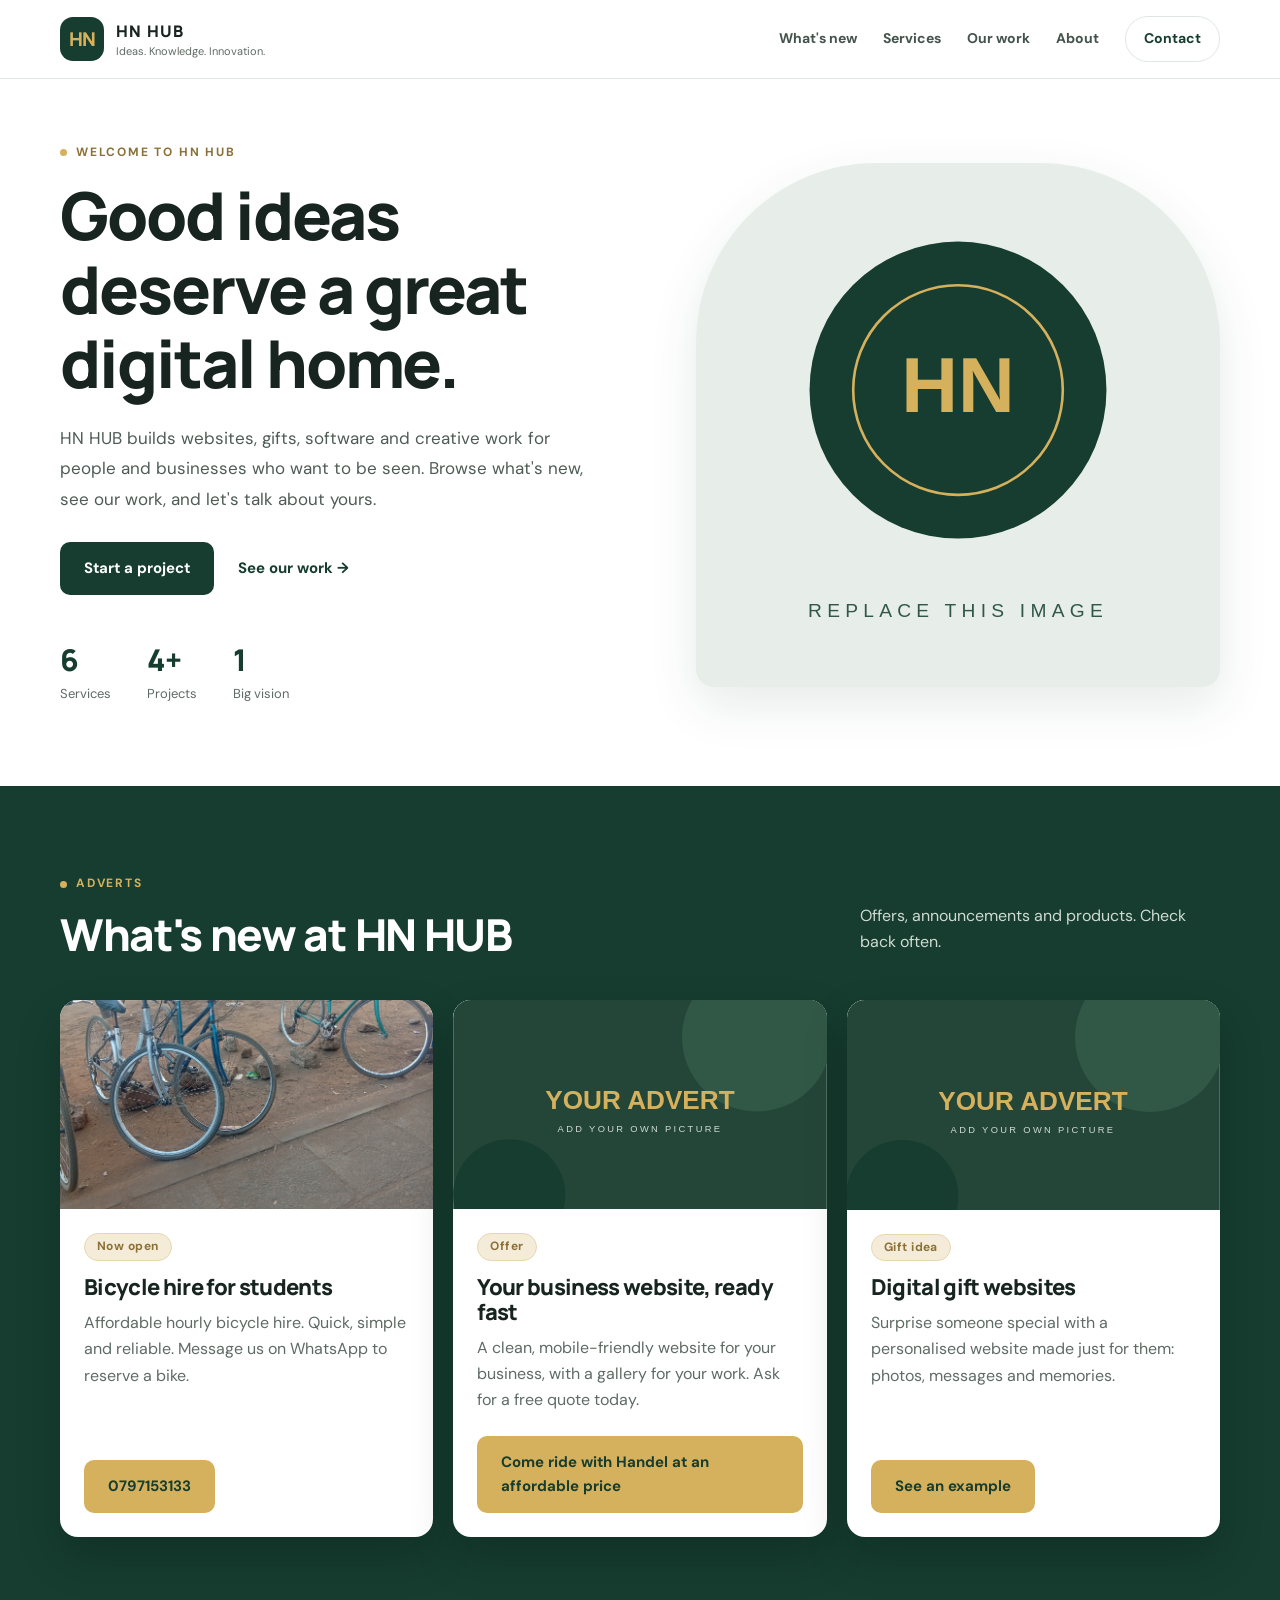
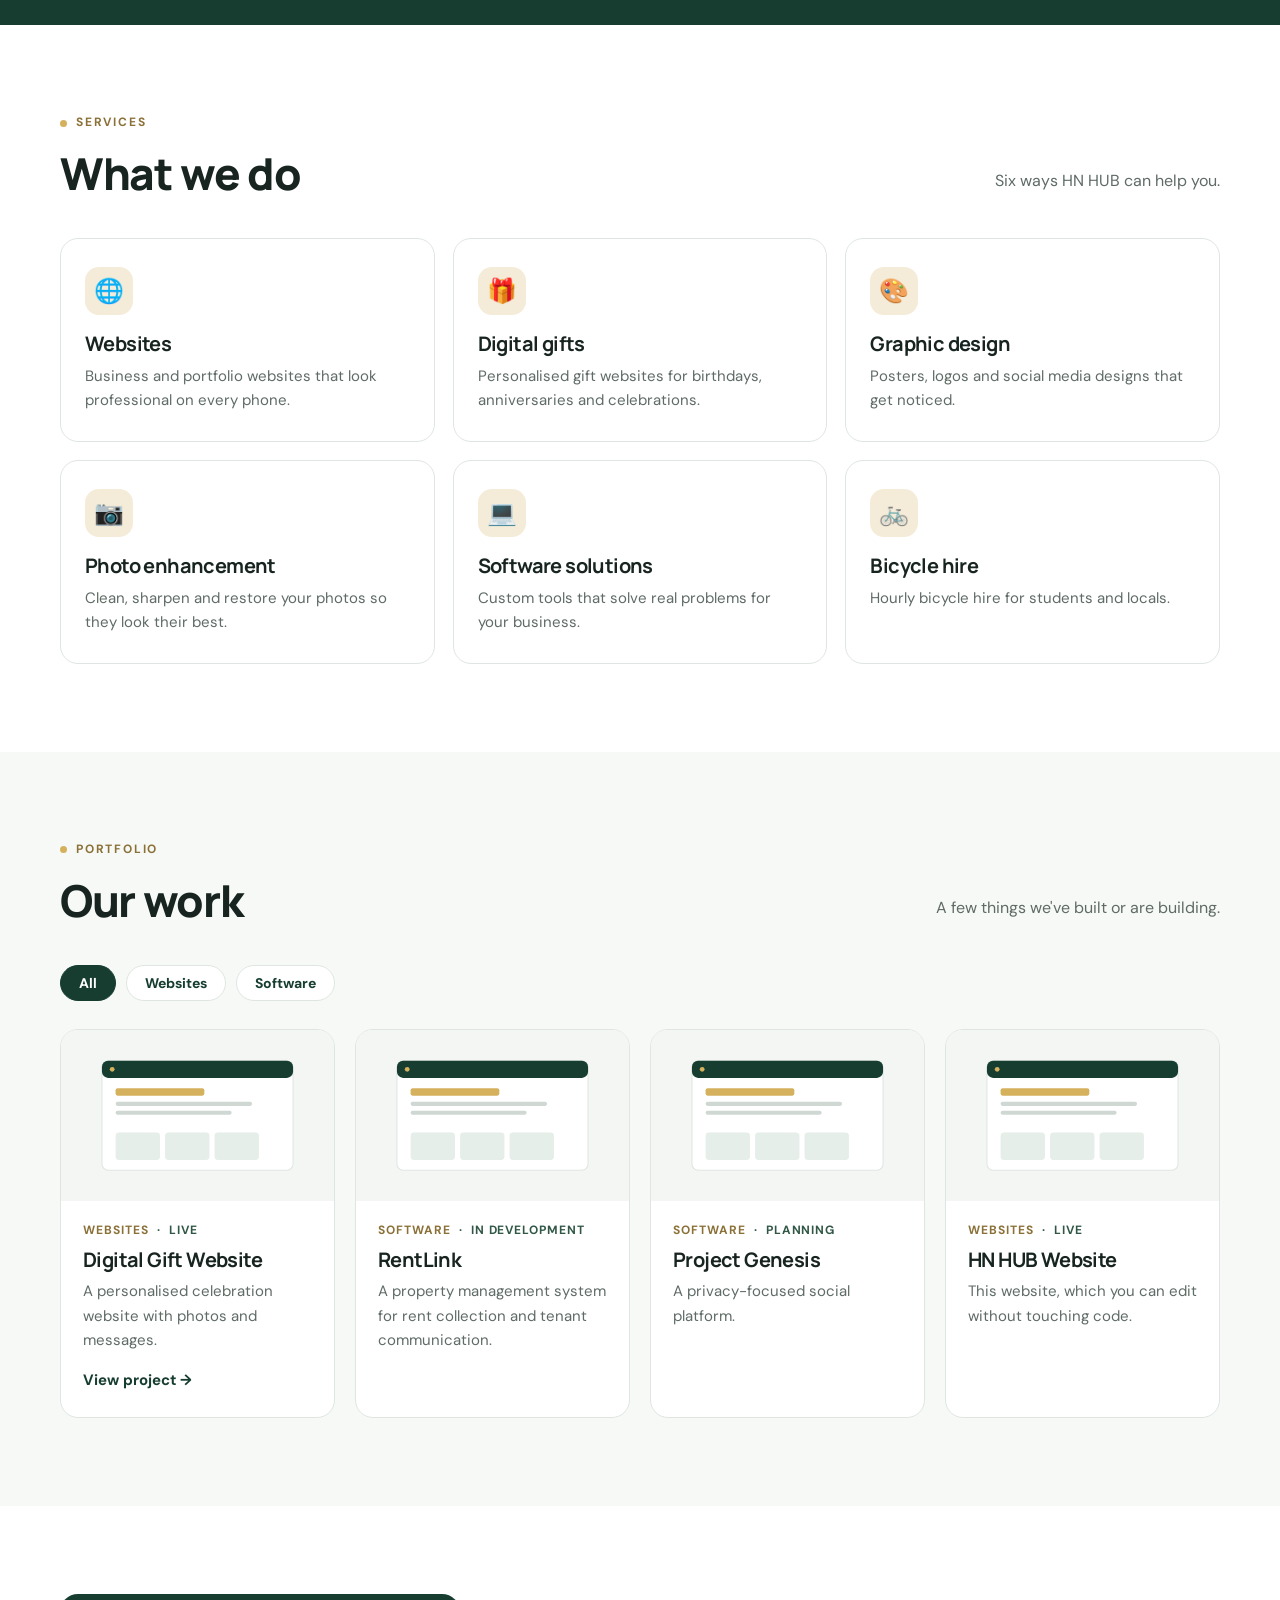
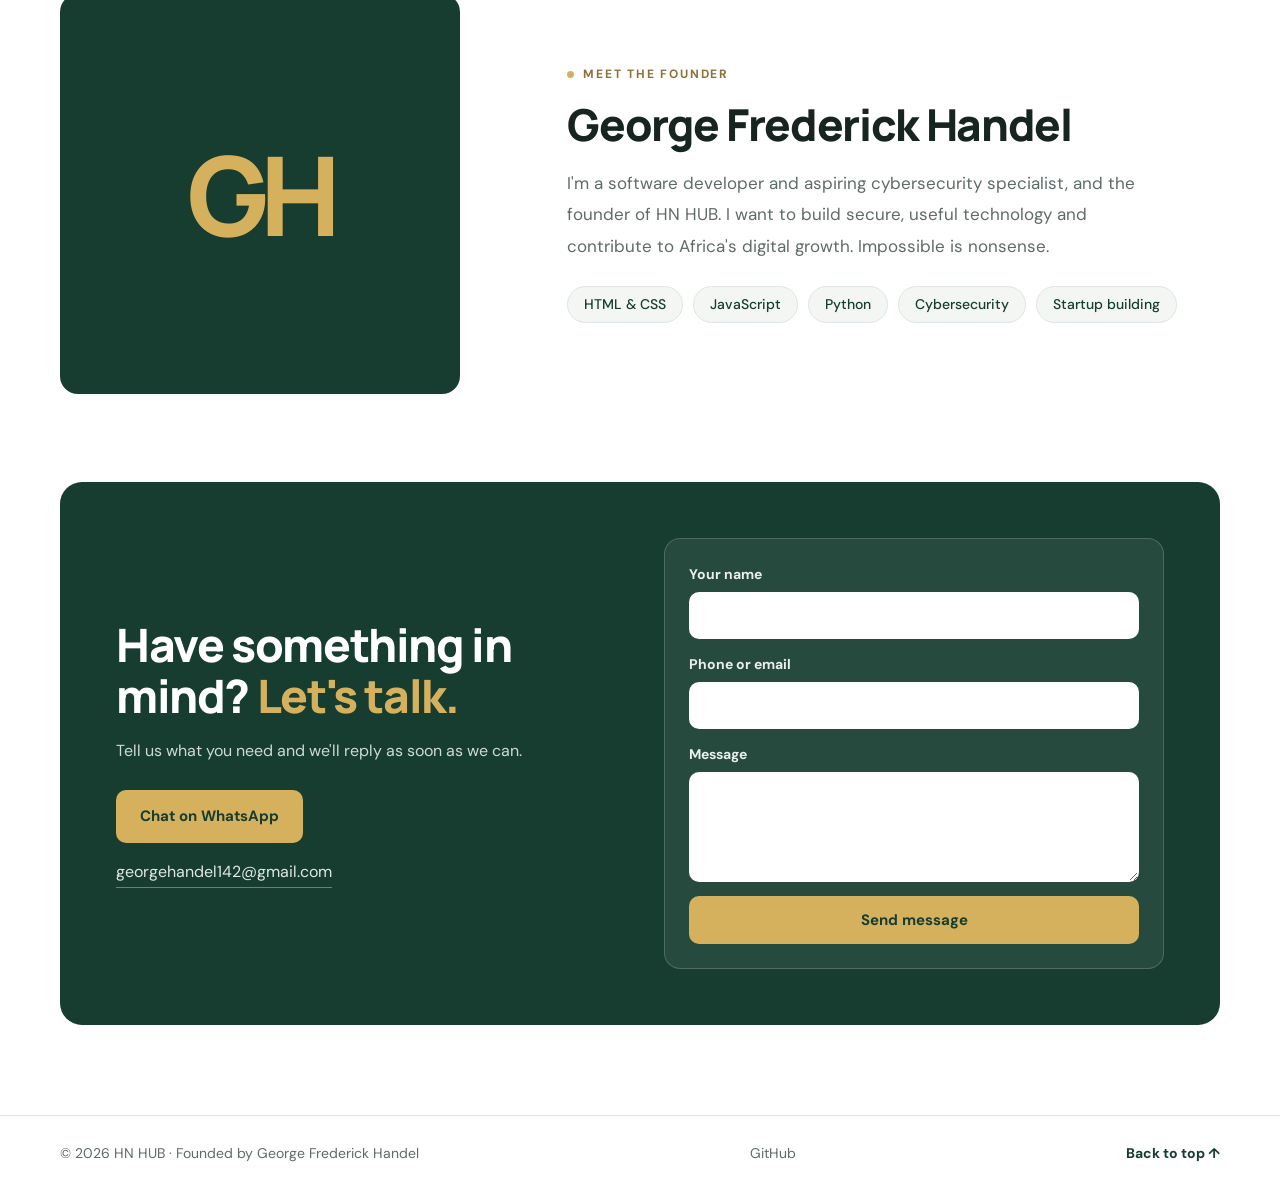
<file: index.html>
<!doctype html>
<html lang="en">
<head>
  <meta charset="utf-8">
  <meta name="viewport" content="width=device-width, initial-scale=1">
  <title>HN HUB | Ideas. Knowledge. Innovation.</title>
  <meta name="description" content="HN HUB: websites, digital gifts, software, design and bicycle hire. See our latest offers and our work.">
  <link rel="preconnect" href="https://fonts.googleapis.com">
  <link rel="preconnect" href="https://fonts.gstatic.com" crossorigin>
  <link href="https://fonts.googleapis.com/css2?family=DM+Sans:wght@400;500;700&family=Manrope:wght@600;800&display=swap" rel="stylesheet">
  <link rel="stylesheet" href="styles.css">
</head>
<body>
  <a class="skip-link" href="#main">Skip to content</a>

  <header class="site-header">
    <div class="container header-inner">
      <a class="brand" href="#top" aria-label="Home">
        <span class="brand-mark" id="brandMark">HN</span>
        <span class="brand-copy"><strong id="brandName">HN HUB</strong><small id="brandTagline"></small></span>
      </a>
      <button class="menu-toggle" id="menuToggle" aria-label="Open menu" aria-expanded="false" aria-controls="nav">
        <span></span><span></span><span></span>
      </button>
      <nav class="primary-nav" id="nav">
        <a href="#offers" id="navOffers">What's new</a>
        <a href="#services">Services</a>
        <a href="#work">Our work</a>
        <a href="#about">About</a>
        <a href="#contact" class="nav-contact">Contact</a>
      </nav>
    </div>
  </header>

  <main id="main">
    <section class="hero" id="top">
      <div class="container hero-grid">
        <div>
          <p class="eyebrow"><i class="eyebrow-dot"></i><span id="heroEyebrow"></span></p>
          <h1 id="heroHeadline"></h1>
          <p class="hero-intro" id="heroIntro"></p>
          <div class="hero-actions">
            <a class="button button-primary" href="#contact" id="heroBtn1"></a>
            <a class="text-link" href="#work" id="heroBtn2"></a>
          </div>
          <ul class="stats" id="heroStats"></ul>
        </div>
        <div class="hero-visual">
          <div class="hero-image-wrap"><img id="heroImage" alt="" width="600" height="600"></div>
        </div>
      </div>
    </section>

    <section class="section offers" id="offers">
      <div class="container">
        <div class="section-heading">
          <div><p class="eyebrow eyebrow-light"><i class="eyebrow-dot"></i>Adverts</p><h2 id="offersTitle"></h2></div>
          <p id="offersText"></p>
        </div>
        <div class="offer-grid" id="offerGrid"></div>
      </div>
    </section>

    <section class="section" id="services">
      <div class="container">
        <div class="section-heading">
          <div><p class="eyebrow"><i class="eyebrow-dot"></i>Services</p><h2 id="servicesTitle"></h2></div>
          <p id="servicesText"></p>
        </div>
        <div class="service-grid" id="serviceGrid"></div>
      </div>
    </section>

    <section class="section work" id="work">
      <div class="container">
        <div class="section-heading">
          <div><p class="eyebrow"><i class="eyebrow-dot"></i>Portfolio</p><h2 id="workTitle"></h2></div>
          <p id="workText"></p>
        </div>
        <div class="filters" id="filters" role="group" aria-label="Filter work by category"></div>
        <div class="work-grid" id="workGrid"></div>
      </div>
    </section>

    <section class="section about" id="about">
      <div class="container about-grid">
        <div class="about-card" id="aboutCard"></div>
        <div>
          <p class="eyebrow"><i class="eyebrow-dot"></i><span id="aboutEyebrow"></span></p>
          <h2 id="aboutHeading"></h2>
          <p class="about-text" id="aboutText"></p>
          <ul class="chips" id="aboutSkills"></ul>
        </div>
      </div>
    </section>

    <section class="contact" id="contact">
      <div class="container">
        <div class="contact-panel">
          <div>
            <h2>Have something in mind? <em>Let's talk.</em></h2>
            <p>Tell us what you need and we'll reply as soon as we can.</p>
            <div class="contact-actions">
              <a class="button button-gold" id="contactWhatsapp" href="#" hidden>Chat on WhatsApp</a>
              <a class="contact-email" id="contactEmail" href="#" hidden></a>
            </div>
          </div>
          <form name="contact" method="POST" action="/thanks.html" data-netlify="true" netlify-honeypot="bot-field" class="contact-form">
            <input type="hidden" name="form-name" value="contact">
            <p class="hidden-field"><label>Don't fill this out: <input name="bot-field" tabindex="-1" autocomplete="off"></label></p>
            <label>Your name<input type="text" name="name" required autocomplete="name"></label>
            <label>Phone or email<input type="text" name="contact" required></label>
            <label>Message<textarea name="message" rows="4" required></textarea></label>
            <button class="button button-gold" type="submit">Send message</button>
          </form>
        </div>
      </div>
    </section>
  </main>

  <footer class="site-footer">
    <div class="container footer-inner">
      <p id="footerText"></p>
      <ul class="socials" id="socials"></ul>
      <a class="back-top" href="#top">Back to top ↑</a>
    </div>
  </footer>

  <script src="script.js"></script>
</body>
</html>
</file>
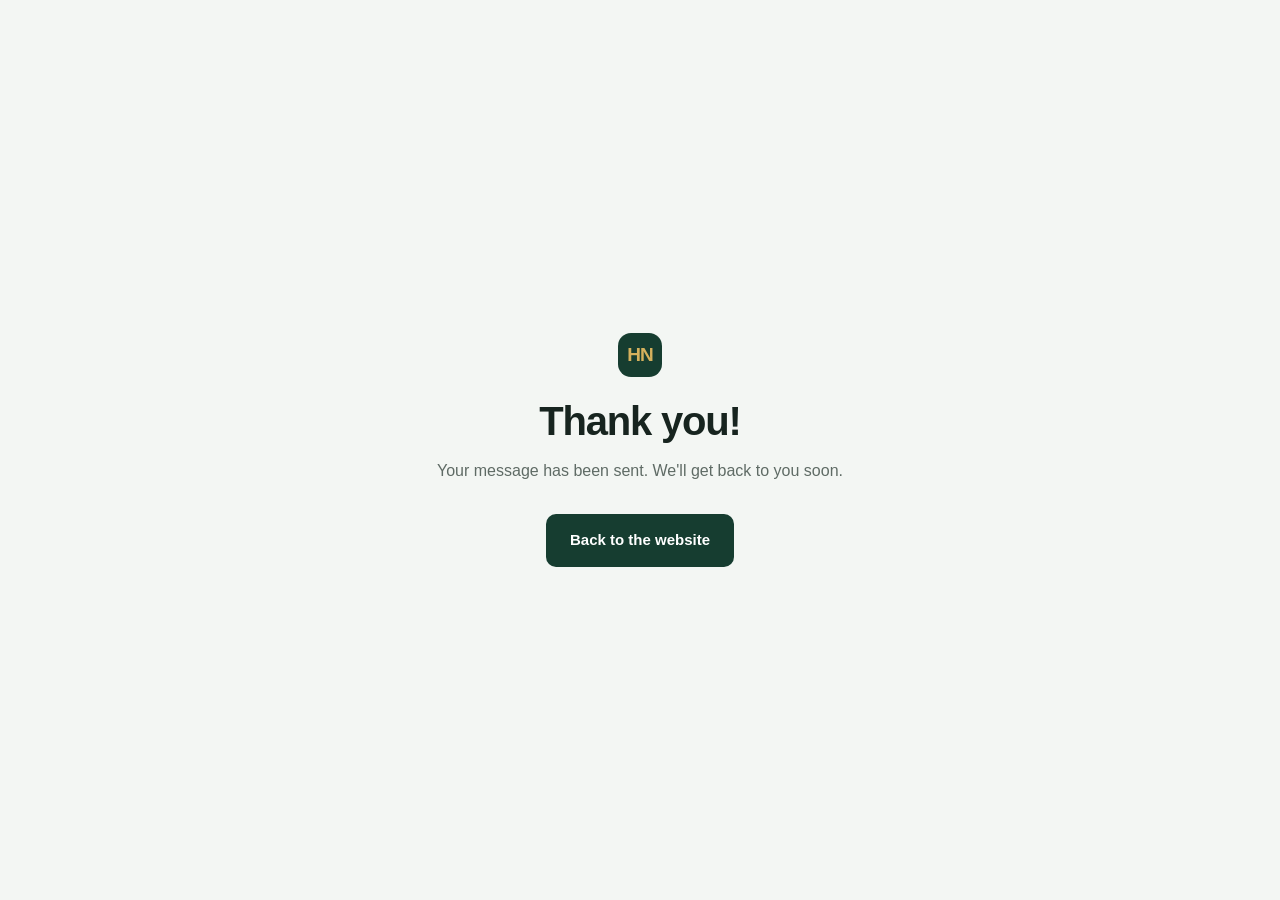
<file: thanks.html>
<!doctype html>
<html lang="en">
<head>
  <meta charset="utf-8">
  <meta name="viewport" content="width=device-width, initial-scale=1">
  <title>Thank you | HN HUB</title>
  <link rel="stylesheet" href="styles.css">
</head>
<body class="thanks-body">
  <main class="thanks">
    <span class="brand-mark">HN</span>
    <h1>Thank you!</h1>
    <p>Your message has been sent. We'll get back to you soon.</p>
    <a class="button button-primary" href="/">Back to the website</a>
  </main>
</body>
</html>
</file>
<file: styles.css>
:root {
  --green: #163d30; --green-2: #244638; --green-3: #315846;
  --gold: #d5b15d; --gold-deep: #8b7138; --gold-pale: #f4ecd8;
  --ink: #17241f; --muted: #5f6b65; --line: #dfe6e1; --soft: #f3f6f3;
  --radius: 18px; --shadow: 0 18px 50px rgba(22, 61, 48, .10);
  --sans: 'DM Sans', Arial, sans-serif; --display: 'Manrope', 'DM Sans', sans-serif;
}
* { box-sizing: border-box; }
[hidden] { display: none !important; }
html { scroll-behavior: smooth; scroll-padding-top: 90px; }
body { margin: 0; color: var(--ink); font: 16px/1.65 var(--sans); background: #fff; -webkit-font-smoothing: antialiased; }
img { display: block; max-width: 100%; }
a { color: inherit; text-decoration: none; }
ul { list-style: none; margin: 0; padding: 0; }
h1, h2, h3, p { margin-top: 0; }
h1, h2, h3 { font-family: var(--display); letter-spacing: -.03em; line-height: 1.12; }
.container { width: min(1160px, calc(100% - 32px)); margin-inline: auto; }
.section { padding: 88px 0; }
.skip-link { position: absolute; left: -999px; top: 8px; background: var(--green); color: #fff; padding: 10px 14px; z-index: 100; }
.skip-link:focus { left: 8px; }

/* Header */
.site-header { position: sticky; top: 0; z-index: 30; background: rgba(255,255,255,.94); backdrop-filter: blur(14px); border-bottom: 1px solid var(--line); }
.header-inner { height: 78px; display: flex; align-items: center; justify-content: space-between; gap: 20px; }
.brand { display: inline-flex; align-items: center; gap: 12px; }
.brand-mark { width: 44px; height: 44px; border-radius: 13px; display: grid; place-items: center; background: var(--green); color: var(--gold); font: 800 19px var(--display); letter-spacing: -1px; }
.brand-copy { display: flex; flex-direction: column; line-height: 1.2; }
.brand-copy strong { font: 800 16px var(--display); letter-spacing: .08em; }
.brand-copy small { font-size: 11px; color: var(--muted); margin-top: 3px; }
.primary-nav { display: flex; align-items: center; gap: 26px; font-size: 14px; font-weight: 700; color: #44534b; }
.primary-nav a:hover { color: var(--gold-deep); }
.nav-contact { border: 1px solid var(--line); padding: 10px 18px; border-radius: 100px; color: var(--green); }
.menu-toggle { display: none; border: 0; background: transparent; padding: 10px; cursor: pointer; }
.menu-toggle span { display: block; width: 24px; height: 2px; background: var(--green); margin: 5px 0; }

/* Buttons */
.button { display: inline-flex; align-items: center; justify-content: center; padding: 14px 24px; border-radius: 10px; font-weight: 700; font-size: 15px; border: 0; cursor: pointer; min-height: 48px; transition: transform .2s, background .2s; font-family: var(--sans); }
.button:hover { transform: translateY(-2px); }
.button-primary { background: var(--green); color: #fff; }
.button-primary:hover { background: #23503d; }
.button-gold { background: var(--gold); color: var(--green); }
.button-gold:hover { background: #e0be72; }
.text-link, .card-link { font-weight: 700; color: var(--green); font-size: 15px; }
.text-link:hover, .card-link:hover { color: var(--gold-deep); }

.eyebrow { display: flex; align-items: center; gap: 9px; margin: 0 0 16px; text-transform: uppercase; letter-spacing: .15em; font-size: 12px; font-weight: 700; color: var(--gold-deep); }
.eyebrow-dot { width: 7px; height: 7px; border-radius: 50%; background: var(--gold); }
.eyebrow-light { color: var(--gold); }

/* Hero */
.hero { padding: 64px 0 80px; overflow: hidden; }
.hero-grid { display: grid; grid-template-columns: 1.05fr .95fr; align-items: center; gap: 56px; }
h1 { font-size: clamp(38px, 5.2vw, 66px); font-weight: 800; margin-bottom: 22px; }
.hero-intro { font-size: 17px; max-width: 540px; color: #4f5c55; line-height: 1.8; margin-bottom: 28px; }
.hero-actions { display: flex; align-items: center; gap: 24px; flex-wrap: wrap; }
.stats { display: flex; gap: 36px; margin-top: 44px; flex-wrap: wrap; }
.stats strong { display: block; font: 800 30px var(--display); color: var(--green); }
.stats span { font-size: 13px; color: var(--muted); }
.hero-image-wrap { border-radius: 180px 180px 18px 18px; overflow: hidden; background: var(--soft); box-shadow: var(--shadow); aspect-ratio: 1 / 1; }
.hero-image-wrap img { width: 100%; height: 100%; object-fit: cover; }

/* Section headings */
.section-heading { display: flex; align-items: flex-end; justify-content: space-between; gap: 40px; margin-bottom: 40px; }
.section-heading h2 { font-size: clamp(30px, 3.6vw, 44px); font-weight: 800; margin: 0; }
.section-heading > p { max-width: 360px; color: var(--muted); margin: 0 0 4px; }

/* Adverts */
.offers { background: var(--green); color: #fff; }
.offers .section-heading > p { color: #cfdbd2; }
.offer-grid { display: grid; grid-template-columns: repeat(auto-fit, minmax(290px, 1fr)); gap: 20px; }
.offer-card { background: #fff; color: var(--ink); border-radius: var(--radius); overflow: hidden; display: flex; flex-direction: column; box-shadow: 0 20px 45px rgba(0,0,0,.2); }
.offer-card img { width: 100%; aspect-ratio: 16 / 9; object-fit: cover; background: #e7eee9; }
.offer-body { padding: 24px; display: flex; flex-direction: column; gap: 4px; flex: 1; align-items: flex-start; }
.offer-body h3 { font-size: 22px; font-weight: 800; margin: 10px 0 6px; }
.offer-body p { color: var(--muted); margin-bottom: 18px; }
.offer-body .button { margin-top: auto; }
.badge { background: var(--gold-pale); color: var(--gold-deep); border: 1px solid #e7d7af; border-radius: 100px; padding: 3px 12px; font-size: 12px; font-weight: 700; letter-spacing: .04em; }

/* Services */
.service-grid { display: grid; grid-template-columns: repeat(auto-fit, minmax(300px, 1fr)); gap: 18px; }
.service-card { background: #fff; border: 1px solid var(--line); border-radius: var(--radius); padding: 28px 24px; transition: transform .25s, box-shadow .25s; }
.service-card:hover { transform: translateY(-4px); box-shadow: var(--shadow); }
.service-icon { width: 48px; height: 48px; border-radius: 14px; background: var(--gold-pale); display: grid; place-items: center; font-size: 24px; margin-bottom: 18px; }
.service-card h3 { font-size: 20px; margin-bottom: 8px; }
.service-card p { color: var(--muted); margin: 0; font-size: 15px; }

/* Portfolio */
.work { background: #f7f9f7; }
.filters { display: flex; gap: 10px; flex-wrap: wrap; margin-bottom: 28px; }
.filter { border: 1px solid var(--line); background: #fff; border-radius: 100px; padding: 8px 18px; font: 700 14px var(--sans); color: var(--green); cursor: pointer; }
.filter.active { background: var(--green); color: #fff; border-color: var(--green); }
.work-grid { display: grid; grid-template-columns: repeat(auto-fit, minmax(260px, 1fr)); gap: 20px; }
.work-card { background: #fff; border: 1px solid var(--line); border-radius: var(--radius); overflow: hidden; display: flex; flex-direction: column; }
.work-card img { width: 100%; aspect-ratio: 16 / 10; object-fit: cover; background: var(--soft); }
.work-body { padding: 20px 22px 24px; display: flex; flex-direction: column; flex: 1; }
.work-meta { display: flex; gap: 8px; font-size: 12px; font-weight: 700; text-transform: uppercase; letter-spacing: .08em; color: var(--gold-deep); margin-bottom: 8px; }
.work-meta .status { color: var(--green-3); }
.work-meta .status::before { content: "·"; margin-right: 8px; }
.work-body h3 { font-size: 20px; margin-bottom: 8px; }
.work-body p { color: var(--muted); font-size: 15px; }
.work-body .card-link { margin-top: auto; }

/* About */
.about-grid { display: grid; grid-template-columns: .8fr 1.2fr; align-items: center; gap: 72px; }
.about-card { border-radius: var(--radius); overflow: hidden; background: var(--green); aspect-ratio: 1 / 1; max-width: 400px; width: 100%; }
.about-card img { width: 100%; height: 100%; object-fit: cover; }
.about-card.monogram { display: grid; place-items: center; }
.about-card.monogram span { font: 800 110px var(--display); color: var(--gold); letter-spacing: -.08em; }
.about h2 { font-size: clamp(30px, 3.6vw, 44px); font-weight: 800; margin-bottom: 18px; }
.about-text { color: var(--muted); font-size: 17px; line-height: 1.85; max-width: 580px; }
.chips { display: flex; flex-wrap: wrap; gap: 10px; margin-top: 24px; }
.chips li { background: var(--soft); border: 1px solid var(--line); border-radius: 100px; padding: 6px 16px; font-size: 14px; font-weight: 500; color: var(--green); }

/* Contact */
.contact { padding: 0 0 90px; }
.contact-panel { background: var(--green); color: #fff; border-radius: 22px; padding: 56px; display: grid; grid-template-columns: 1fr 1fr; gap: 48px; align-items: center; }
.contact-panel h2 { font-size: clamp(30px, 3.8vw, 46px); font-weight: 800; margin-bottom: 16px; }
.contact-panel h2 em { font-style: normal; color: var(--gold); }
.contact-panel p { color: #cfdbd2; }
.contact-actions { display: flex; flex-direction: column; align-items: flex-start; gap: 16px; margin-top: 26px; }
.contact-email { color: #e1e8e2; border-bottom: 1px solid rgba(255,255,255,.35); padding-bottom: 2px; }
.contact-form { display: grid; gap: 14px; background: rgba(255,255,255,.07); border: 1px solid rgba(255,255,255,.18); padding: 24px; border-radius: 16px; }
.contact-form label { display: grid; gap: 6px; font-size: 14px; font-weight: 700; color: #e9efea; }
.contact-form input, .contact-form textarea { font: 16px var(--sans); padding: 12px 14px; border-radius: 10px; border: 1px solid transparent; background: #fff; color: var(--ink); width: 100%; }
.contact-form input:focus, .contact-form textarea:focus { outline: 3px solid var(--gold); }
.hidden-field { position: absolute; left: -9999px; }

/* Footer */
.site-footer { border-top: 1px solid var(--line); }
.footer-inner { display: flex; align-items: center; justify-content: space-between; gap: 20px; padding: 26px 0; flex-wrap: wrap; font-size: 14px; color: var(--muted); }
.footer-inner p { margin: 0; }
.socials { display: flex; gap: 18px; flex-wrap: wrap; }
.socials a:hover, .back-top:hover { color: var(--gold-deep); }
.back-top { font-weight: 700; color: var(--green); }

/* Thank-you page */
.thanks-body { background: var(--soft); }
.thanks { min-height: 100vh; display: grid; place-content: center; justify-items: center; text-align: center; gap: 14px; padding: 24px; }
.thanks h1 { font-size: 40px; margin: 8px 0 0; }
.thanks p { color: var(--muted); }

/* Mobile */
@media (max-width: 860px) {
  .section { padding: 64px 0; }
  .menu-toggle { display: block; }
  .primary-nav { display: none; position: absolute; top: 78px; left: 0; right: 0; background: #fff; border-bottom: 1px solid var(--line); flex-direction: column; align-items: flex-start; gap: 0; padding: 8px 16px 18px; }
  .primary-nav.open { display: flex; }
  .primary-nav a { padding: 12px 0; width: 100%; }
  .nav-contact { width: auto !important; padding: 10px 18px !important; margin-top: 8px; }
  .hero { padding: 40px 0 56px; }
  .hero-grid, .about-grid, .contact-panel { grid-template-columns: 1fr; gap: 36px; }
  .hero-image-wrap { max-width: 420px; }
  .section-heading { flex-direction: column; align-items: flex-start; gap: 12px; }
  .contact-panel { padding: 32px 22px; }
  .about-card { max-width: 280px; }
}
@media (prefers-reduced-motion: reduce) { html { scroll-behavior: auto; } * { transition: none !important; } }
</file>
